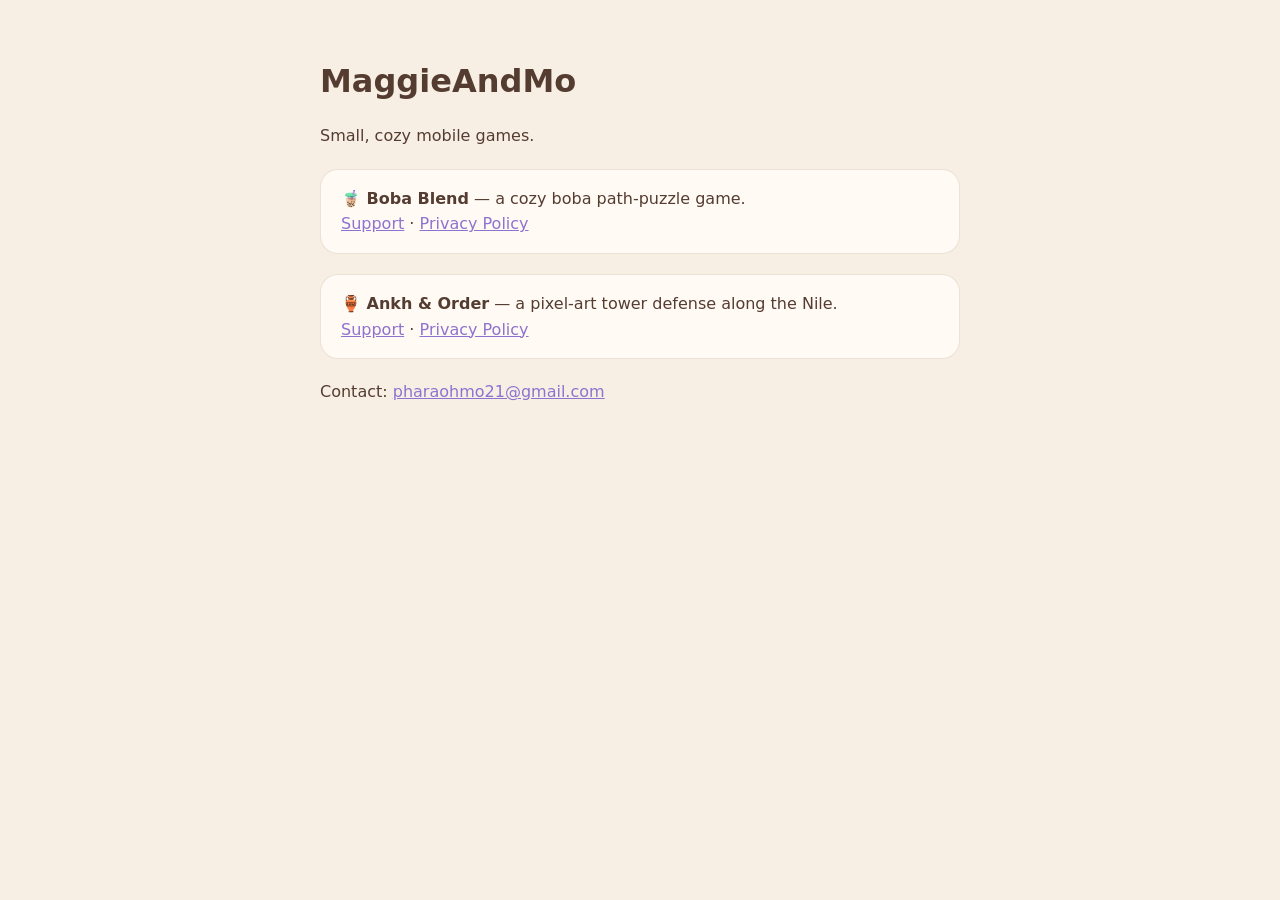
<file: index.html>
<!DOCTYPE html>
<html lang="en">
<head>
  <meta charset="UTF-8" />
  <meta name="viewport" content="width=device-width, initial-scale=1" />
  <title>MaggieAndMo — Games</title>
  <style>
    body { margin: 0; background: #F8EFE4; color: #553C31; line-height: 1.6;
           font-family: system-ui, -apple-system, "Segoe UI", Roboto, Arial, sans-serif; }
    .wrap { max-width: 640px; margin: 0 auto; padding: 56px 20px; }
    h1 { margin: 0 0 8px; }
    a { color: #8E72CF; }
    .card { background: rgba(255,251,245,.9); border: 1px solid rgba(112,78,59,.14);
            border-radius: 18px; padding: 16px 20px; margin: 20px 0; }
  </style>
</head>
<body>
  <div class="wrap">
    <h1>MaggieAndMo</h1>
    <p>Small, cozy mobile games.</p>
    <div class="card">
      <strong>🧋 Boba Blend</strong> — a cozy boba path-puzzle game.<br />
      <a href="/boba-blend/support.html">Support</a> &middot;
      <a href="/boba-blend/">Privacy Policy</a>
    </div>
    <div class="card">
      <strong>🏺 Ankh &amp; Order</strong> — a pixel-art tower defense along the Nile.<br />
      <a href="/ankh-and-order/support.html">Support</a> &middot;
      <a href="/ankh-and-order/">Privacy Policy</a>
    </div>
    <p>Contact: <a href="mailto:pharaohmo21@gmail.com">pharaohmo21@gmail.com</a></p>
  </div>
</body>
</html>
</file>
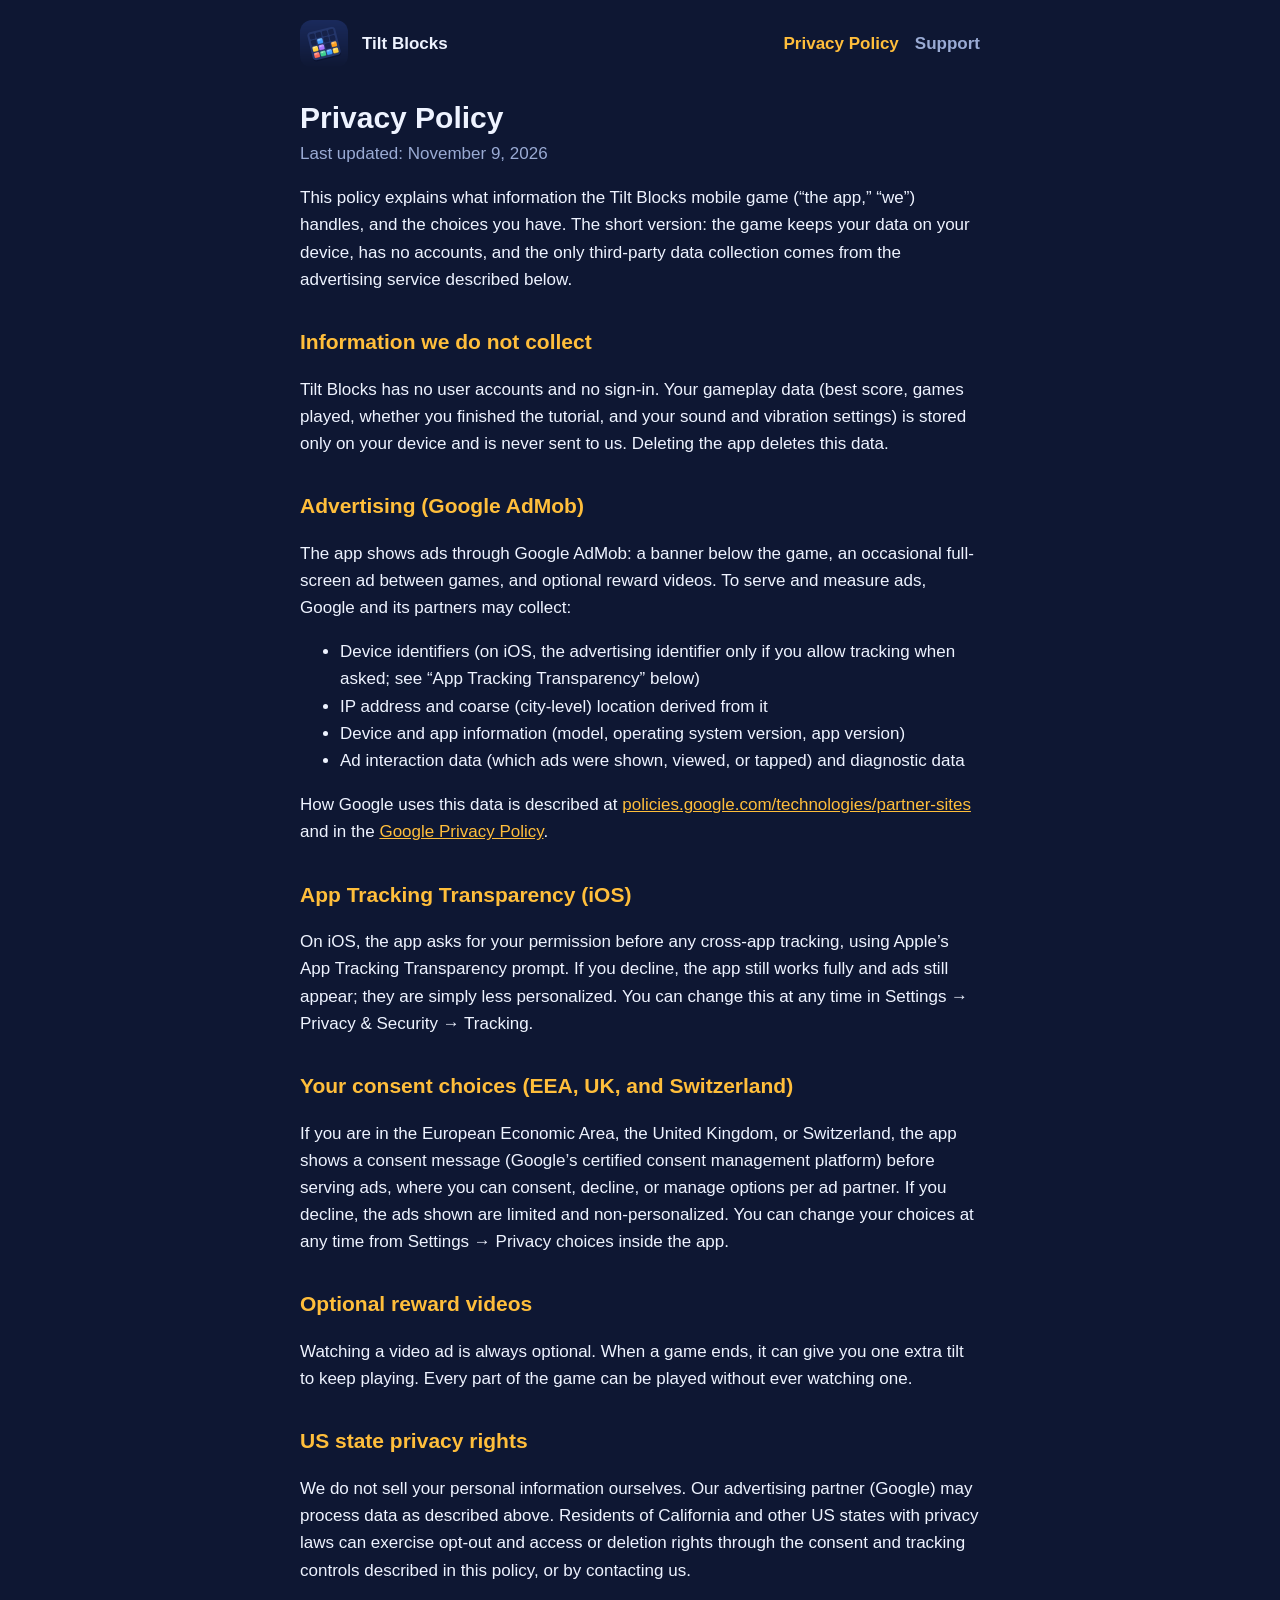
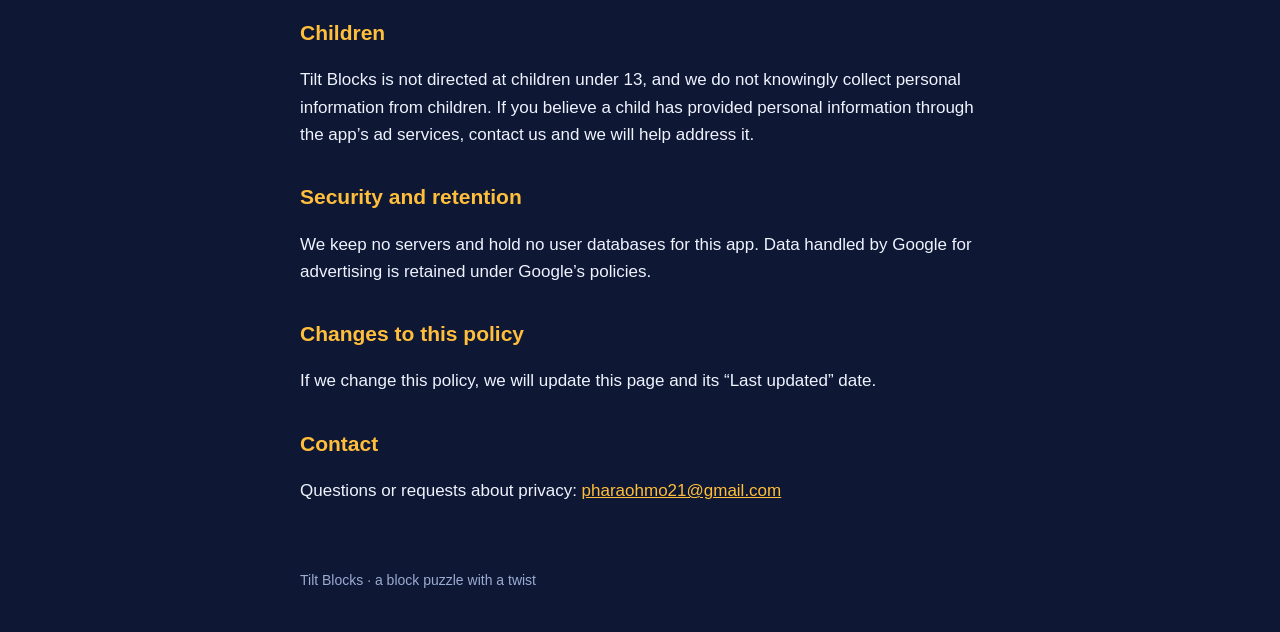
<file: Tilt-Blocks/index.html>
<!doctype html>
<html lang="en">
<head>
  <meta charset="utf-8">
  <meta name="viewport" content="width=device-width, initial-scale=1">
  <title>Tilt Blocks — Privacy Policy</title>
  <link rel="icon" href="icon.png">
  <link rel="stylesheet" href="style.css">
</head>
<body>
  <header>
    <img src="icon.png" alt="">
    <strong>Tilt Blocks</strong>
    <nav>
      <a href="./" aria-current="page">Privacy Policy</a>
      <a href="support.html">Support</a>
    </nav>
  </header>
  <main>
    <h1>Privacy Policy</h1>
    <p class="updated">Last updated: November 9, 2026</p>

    <p>This policy explains what information the Tilt Blocks mobile game (“the app,” “we”) handles, and the choices you have. The short version: the game keeps your data on your device, has no accounts, and the only third-party data collection comes from the advertising service described below.</p>

    <h2>Information we do not collect</h2>
    <p>Tilt Blocks has no user accounts and no sign-in. Your gameplay data (best score, games played, whether you finished the tutorial, and your sound and vibration settings) is stored only on your device and is never sent to us. Deleting the app deletes this data.</p>

    <h2>Advertising (Google AdMob)</h2>
    <p>The app shows ads through Google AdMob: a banner below the game, an occasional full-screen ad between games, and optional reward videos. To serve and measure ads, Google and its partners may collect:</p>
    <ul>
      <li>Device identifiers (on iOS, the advertising identifier only if you allow tracking when asked; see “App Tracking Transparency” below)</li>
      <li>IP address and coarse (city-level) location derived from it</li>
      <li>Device and app information (model, operating system version, app version)</li>
      <li>Ad interaction data (which ads were shown, viewed, or tapped) and diagnostic data</li>
    </ul>
    <p>How Google uses this data is described at <a href="https://policies.google.com/technologies/partner-sites">policies.google.com/technologies/partner-sites</a> and in the <a href="https://policies.google.com/privacy">Google Privacy Policy</a>.</p>

    <h2>App Tracking Transparency (iOS)</h2>
    <p>On iOS, the app asks for your permission before any cross-app tracking, using Apple’s App Tracking Transparency prompt. If you decline, the app still works fully and ads still appear; they are simply less personalized. You can change this at any time in Settings → Privacy &amp; Security → Tracking.</p>

    <h2>Your consent choices (EEA, UK, and Switzerland)</h2>
    <p>If you are in the European Economic Area, the United Kingdom, or Switzerland, the app shows a consent message (Google’s certified consent management platform) before serving ads, where you can consent, decline, or manage options per ad partner. If you decline, the ads shown are limited and non-personalized. You can change your choices at any time from Settings → Privacy choices inside the app.</p>

    <h2>Optional reward videos</h2>
    <p>Watching a video ad is always optional. When a game ends, it can give you one extra tilt to keep playing. Every part of the game can be played without ever watching one.</p>

    <h2>US state privacy rights</h2>
    <p>We do not sell your personal information ourselves. Our advertising partner (Google) may process data as described above. Residents of California and other US states with privacy laws can exercise opt-out and access or deletion rights through the consent and tracking controls described in this policy, or by contacting us.</p>

    <h2>Children</h2>
    <p>Tilt Blocks is not directed at children under 13, and we do not knowingly collect personal information from children. If you believe a child has provided personal information through the app’s ad services, contact us and we will help address it.</p>

    <h2>Security and retention</h2>
    <p>We keep no servers and hold no user databases for this app. Data handled by Google for advertising is retained under Google’s policies.</p>

    <h2>Changes to this policy</h2>
    <p>If we change this policy, we will update this page and its “Last updated” date.</p>

    <h2>Contact</h2>
    <p>Questions or requests about privacy: <a href="mailto:pharaohmo21@gmail.com">pharaohmo21@gmail.com</a></p>
  </main>
  <footer>Tilt Blocks · a block puzzle with a twist</footer>
</body>
</html>
</file>
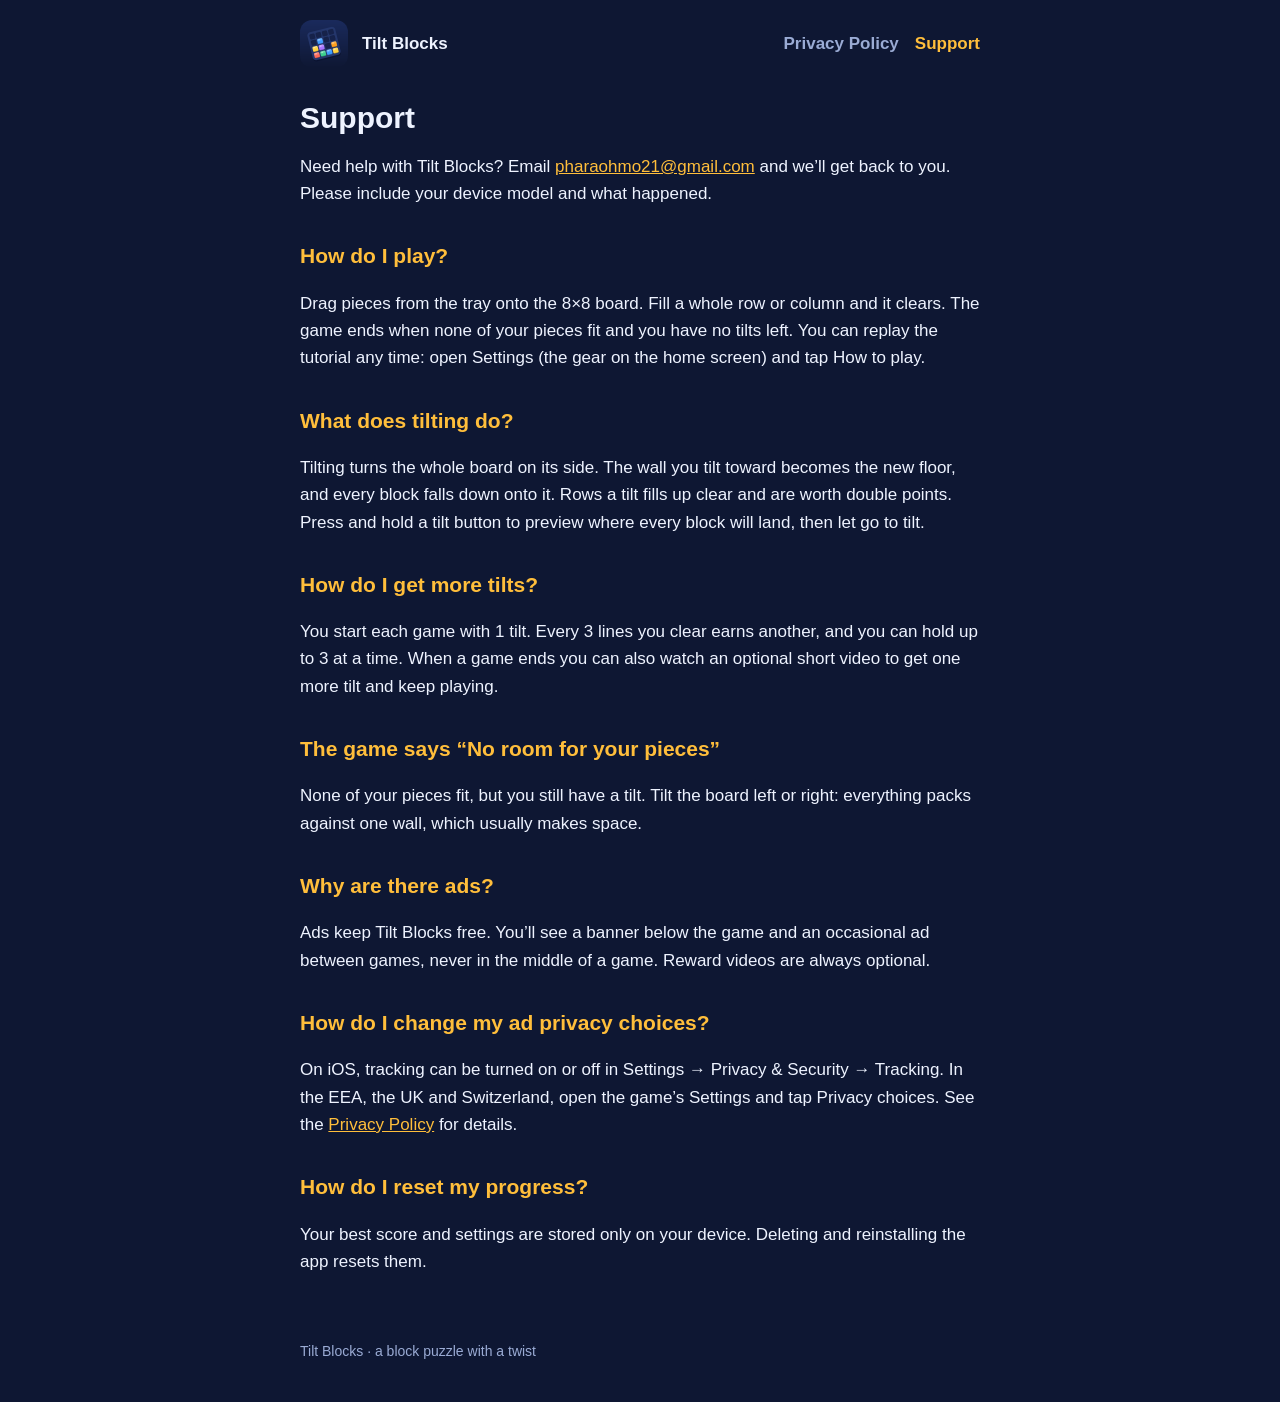
<file: Tilt-Blocks/support.html>
<!doctype html>
<html lang="en">
<head>
  <meta charset="utf-8">
  <meta name="viewport" content="width=device-width, initial-scale=1">
  <title>Tilt Blocks — Support</title>
  <link rel="icon" href="icon.png">
  <link rel="stylesheet" href="style.css">
</head>
<body>
  <header>
    <img src="icon.png" alt="">
    <strong>Tilt Blocks</strong>
    <nav>
      <a href="./">Privacy Policy</a>
      <a href="support.html" aria-current="page">Support</a>
    </nav>
  </header>
  <main>
    <h1>Support</h1>
    <p>Need help with Tilt Blocks? Email <a href="mailto:pharaohmo21@gmail.com">pharaohmo21@gmail.com</a> and we’ll get back to you. Please include your device model and what happened.</p>

    <h2>How do I play?</h2>
    <p>Drag pieces from the tray onto the 8×8 board. Fill a whole row or column and it clears. The game ends when none of your pieces fit and you have no tilts left. You can replay the tutorial any time: open Settings (the gear on the home screen) and tap How to play.</p>

    <h2>What does tilting do?</h2>
    <p>Tilting turns the whole board on its side. The wall you tilt toward becomes the new floor, and every block falls down onto it. Rows a tilt fills up clear and are worth double points. Press and hold a tilt button to preview where every block will land, then let go to tilt.</p>

    <h2>How do I get more tilts?</h2>
    <p>You start each game with 1 tilt. Every 3 lines you clear earns another, and you can hold up to 3 at a time. When a game ends you can also watch an optional short video to get one more tilt and keep playing.</p>

    <h2>The game says “No room for your pieces”</h2>
    <p>None of your pieces fit, but you still have a tilt. Tilt the board left or right: everything packs against one wall, which usually makes space.</p>

    <h2>Why are there ads?</h2>
    <p>Ads keep Tilt Blocks free. You’ll see a banner below the game and an occasional ad between games, never in the middle of a game. Reward videos are always optional.</p>

    <h2>How do I change my ad privacy choices?</h2>
    <p>On iOS, tracking can be turned on or off in Settings → Privacy &amp; Security → Tracking. In the EEA, the UK and Switzerland, open the game’s Settings and tap Privacy choices. See the <a href="./">Privacy Policy</a> for details.</p>

    <h2>How do I reset my progress?</h2>
    <p>Your best score and settings are stored only on your device. Deleting and reinstalling the app resets them.</p>
  </main>
  <footer>Tilt Blocks · a block puzzle with a twist</footer>
</body>
</html>
</file>
<file: Tilt-Blocks/style.css>
:root {
  --bg: #0e1733;
  --panel: #18254f;
  --edge: #2a3c74;
  --ink: #eef3ff;
  --soft: #9aabd4;
  --amber: #ffbe3b;
}
* { box-sizing: border-box; }
html { -webkit-text-size-adjust: 100%; }
body {
  margin: 0;
  background: var(--bg);
  color: var(--ink);
  font: 17px/1.6 -apple-system, BlinkMacSystemFont, "Segoe UI", Roboto, Helvetica, Arial, sans-serif;
}
header {
  max-width: 720px;
  margin: 0 auto;
  padding: 20px 20px 0;
  display: flex;
  align-items: center;
  gap: 14px;
}
header img { width: 48px; height: 48px; border-radius: 12px; }
header nav { margin-left: auto; display: flex; gap: 16px; }
header nav a { color: var(--soft); text-decoration: none; font-weight: 600; }
header nav a[aria-current="page"] { color: var(--amber); }
main { max-width: 720px; margin: 0 auto; padding: 8px 20px 48px; }
h1 { font-size: 30px; line-height: 1.2; margin: 24px 0 4px; }
h2 { font-size: 21px; margin: 32px 0 6px; color: var(--amber); }
p, li { color: var(--ink); }
.updated { color: var(--soft); margin-top: 0; }
a { color: var(--amber); }
.card {
  background: var(--panel);
  border: 2px solid var(--edge);
  border-radius: 16px;
  padding: 4px 20px;
  margin: 16px 0;
}
footer { max-width: 720px; margin: 0 auto; padding: 0 20px 40px; color: var(--soft); font-size: 14px; }
</file>
